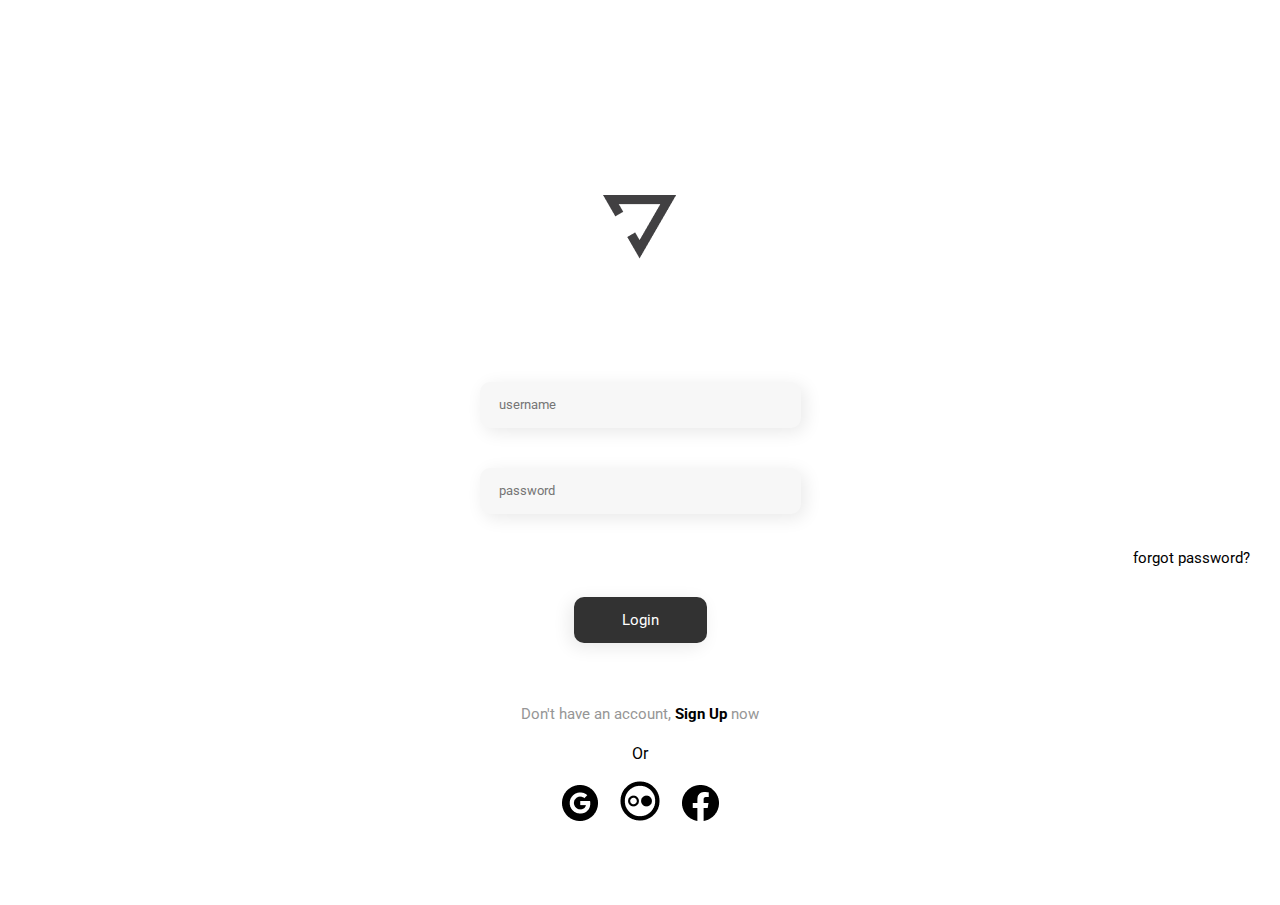
<file: index.html>
<!DOCTYPE html>
<html lang="pt-br">

<head>
    <meta charset="UTF-8">
    <meta http-equiv="X-UA-Compatible" content="IE=edge">
    <meta name="viewport" content="width=device-width, initial-scale=1.0">
    <link href="style.css" rel="stylesheet">
    <link rel="preconnect" href="https://fonts.googleapis.com">
    <link rel="preconnect" href="https://fonts.gstatic.com" crossorigin>
    <link
        href="https://fonts.googleapis.com/css2?family=Nunito:wght@300&family=Qahiri&family=Roboto:ital,wght@0,100;0,300;0,500;0,700;1,300&display=swap"
        rel="stylesheet">
    <title>yoga-interface- lucas</title>
</head>

<body>
    <div>
        <img class="img-yoga" src="images/simbol-yoga.png" alt="simbolo">
        <input class="input-name" placeholder="username" type="email" name="email">
        <br>
        <input class="input-password" placeholder="password" type="password" name="password">
        <a href="" class="forgot">forgot password?</a>
        <button name="button">Login</button>
        <a class="signup" href="">Don't have an account, <strong> Sign Up</strong> now</a>
        <p>Or</p>
        <div class="images">
            <a href="https://www.google.com/">
                <img src="images/google.png" alt="google">
            </a>
            <a href="" class="img-link">
                <img src="images/dots.png" alt="doot's">
            </a>
            <a href="https://www.facebook.com/">
                <img src="images/facebook.png" alt="facebook">

            </a>
        </div>
    </div>
</body>

</html>
</file>
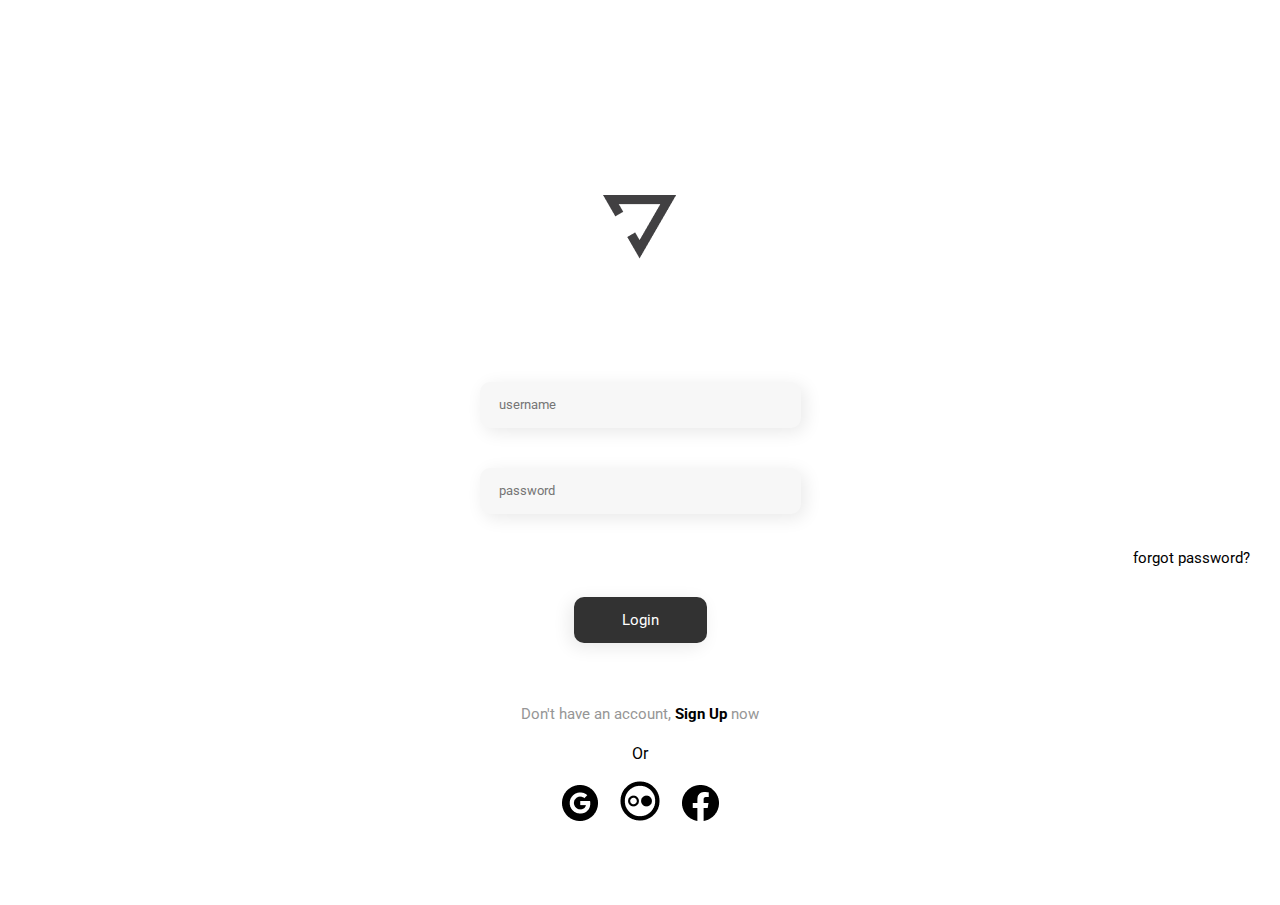
<file: index.html.html>
<!DOCTYPE html>
<html lang="pt-br">

<head>
    <meta charset="UTF-8">
    <meta http-equiv="X-UA-Compatible" content="IE=edge">
    <meta name="viewport" content="width=device-width, initial-scale=1.0">
    <link href="style.css" rel="stylesheet">
    <link rel="preconnect" href="https://fonts.googleapis.com">
    <link rel="preconnect" href="https://fonts.gstatic.com" crossorigin>
    <link
        href="https://fonts.googleapis.com/css2?family=Nunito:wght@300&family=Qahiri&family=Roboto:ital,wght@0,100;0,300;0,500;0,700;1,300&display=swap"
        rel="stylesheet">
    <title>yoga</title>
</head>

<body>
    <div>
        <img class="img-yoga" src="images/simbol-yoga.png" alt="simbolo">
        <input class="input-name" placeholder="username" type="email" name="email">
        <br>
        <input class="input-password" placeholder="password" type="password" name="password">
        <a href="" class="forgot">forgot password?</a>
        <button name="button">Login</button>
        <a class="signup" href="">Don't have an account, <strong> Sign Up</strong> now</a>
        <p>Or</p>
        <div class="images">
            <a href="https://www.google.com/">
                <img src="images/google.png" alt="google">
            </a>
            <a href="" class="img-link">
                <img src="images/dots.png" alt="doot's">
            </a>
            <a href="https://www.facebook.com/">
                <img src="images/facebook.png" alt="facebook">

            </a>
        </div>
    </div>
</body>

</html>
</file>
<file: style.css>
* {
    padding: 0;
    margin: 0;
    border: 0;
    box-sizing: border-box;
    font-family: 'Roboto', sans-serif;
  }

.img-yoga {
    display: block;
    margin:195px auto 122.5px auto ;
}

 input{
    display:block;
    width: 321px;
    height: 46px;
    
    background-color: #F7F7F7;
    box-shadow:4px 4px 18px rgba(0, 0, 0, 0.09); 
    border-radius:10px;
    border:none;
    margin: 0 auto;
}

.input-name {
    display: block;
    border-color: red;
    
}

.input-password {
    margin-top:21px;

    
}

input::placeholder {
    font-size: 13px;
    line-height: 15px; 
    padding-left: 19px;
}

.forgot {
    font-style: normal;
    font-weight: normal;
    font-size: 15px;
    line-height: 18px;
    color: black;
    text-decoration: none;
    margin: 35px 30px 30px 0;
    display: block;
    text-align: right;

    
}

button {
    display: block;
    margin: 0 auto  0 auto;
    background: #323232;
    box-shadow: -4px 4px 18px rgba(0, 0, 0, 0.09);
    border-radius: 10px;
    width: 133px;
    height: 46px;
    color: white;
    font-size: 15px;
    border:none;
}

.signup {
    display: block;
    text-align: center;
    text-decoration:none;
    font-size: 15px;
    line-height: 18px;
    font-style: normal;
    margin:62px 0 21px 0;
    color: #969696;
}

strong {
    color: black;
}

p{text-align: center;}

.images {
    text-align: center;
    margin:18px auto 80px auto ;
}
a {
    text-decoration: none;
}

.img-link {
    margin:0 18px;
    text-decoration: none;
}
</file>
